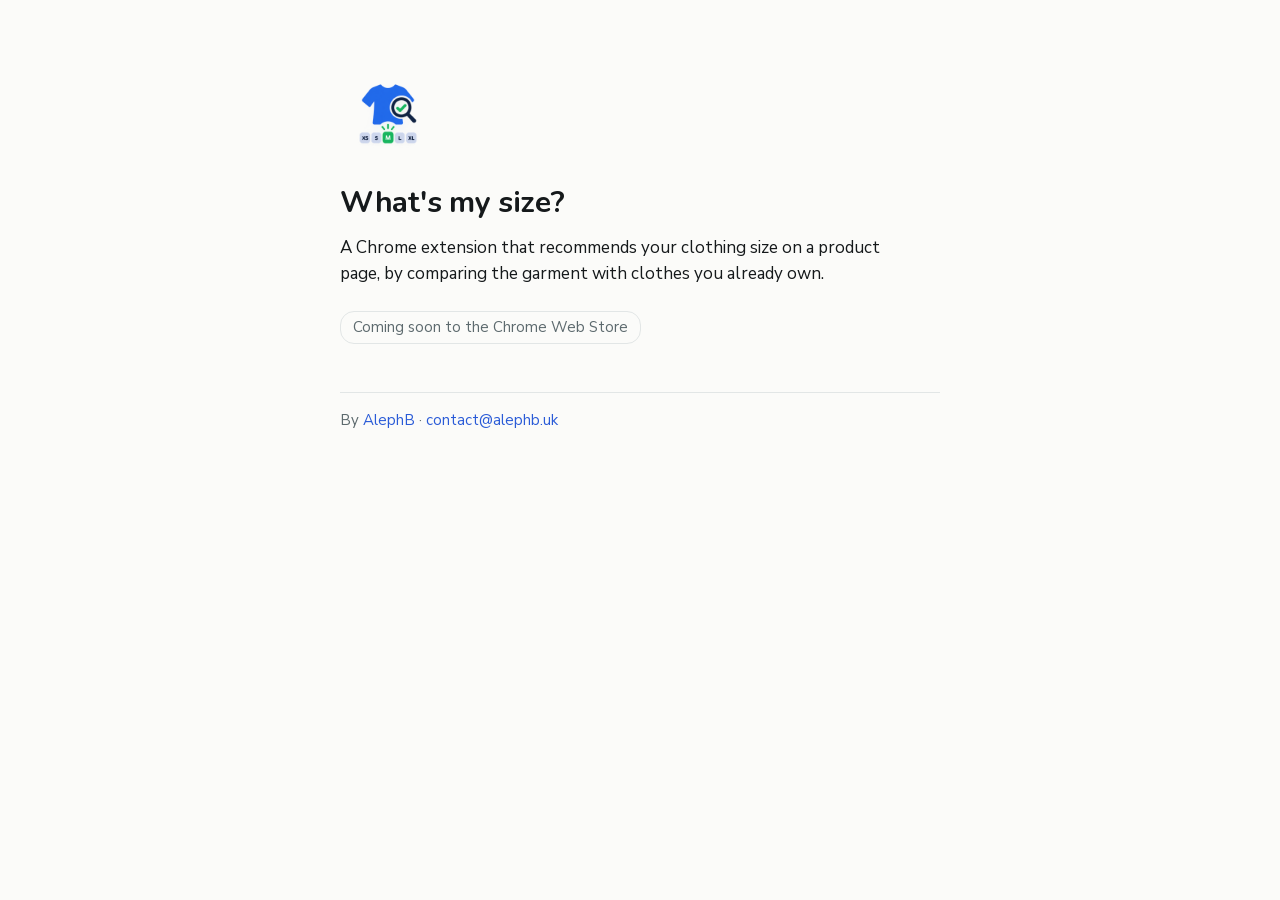
<file: index.html>
<!doctype html>
<html lang="en">
<head>
<meta charset="utf-8">
<meta name="viewport" content="width=device-width, initial-scale=1">
<title>What's my size?</title>
<meta name="description" content="A Chrome extension that recommends your clothing size by comparing the garment with clothes you already own.">
<link rel="icon" href="logo.png">
<link rel="stylesheet" href="/fonts/fonts.css">
<style>
:root{--bg:#fbfbf9;--ink:#15191b;--muted:#5d6a6e;--line:#e2e6e6;--accent:#2a5bd7;color-scheme:light}
@media (prefers-color-scheme:dark){:root{--bg:#101415;--ink:#eef2f3;--muted:#98a8ac;--line:#243033;--accent:#7ea2ff;color-scheme:dark}}
*{box-sizing:border-box}
h1,h2,h3{font-family:Nunito,ui-rounded,-apple-system,BlinkMacSystemFont,"Segoe UI",system-ui,sans-serif}
body{margin:0;background:var(--bg);color:var(--ink);font:17px/1.55 "Nunito Sans",-apple-system,BlinkMacSystemFont,"Segoe UI",system-ui,sans-serif}
main{max-width:640px;margin:0 auto;padding:64px 20px 48px}
img{width:96px;height:96px;border-radius:22px;display:block;margin-bottom:20px}
h1{font-size:30px;letter-spacing:-.01em;margin:0 0 8px}
p{margin:0 0 14px;max-width:34em}
.soon{display:inline-block;margin-top:10px;padding:4px 12px;border-radius:14px;border:1px solid var(--line);color:var(--muted);font-size:15px}
footer{margin-top:48px;padding-top:16px;border-top:1px solid var(--line);color:var(--muted);font-size:15px}
a{color:var(--accent);text-decoration:none}a:hover{text-decoration:underline}
</style>
</head>
<body>
<main>
  <img src="logo.png" alt="">
  <h1>What's my size?</h1>
  <p>A Chrome extension that recommends your clothing size on a product page, by comparing the garment with clothes you already own.</p>
  <span class="soon">Coming soon to the Chrome Web Store</span>
  <footer>By <a href="https://alephb.uk">AlephB</a> · <a href="mailto:contact@alephb.uk">contact@alephb.uk</a></footer>
</main>
</body>
</html>
</file>
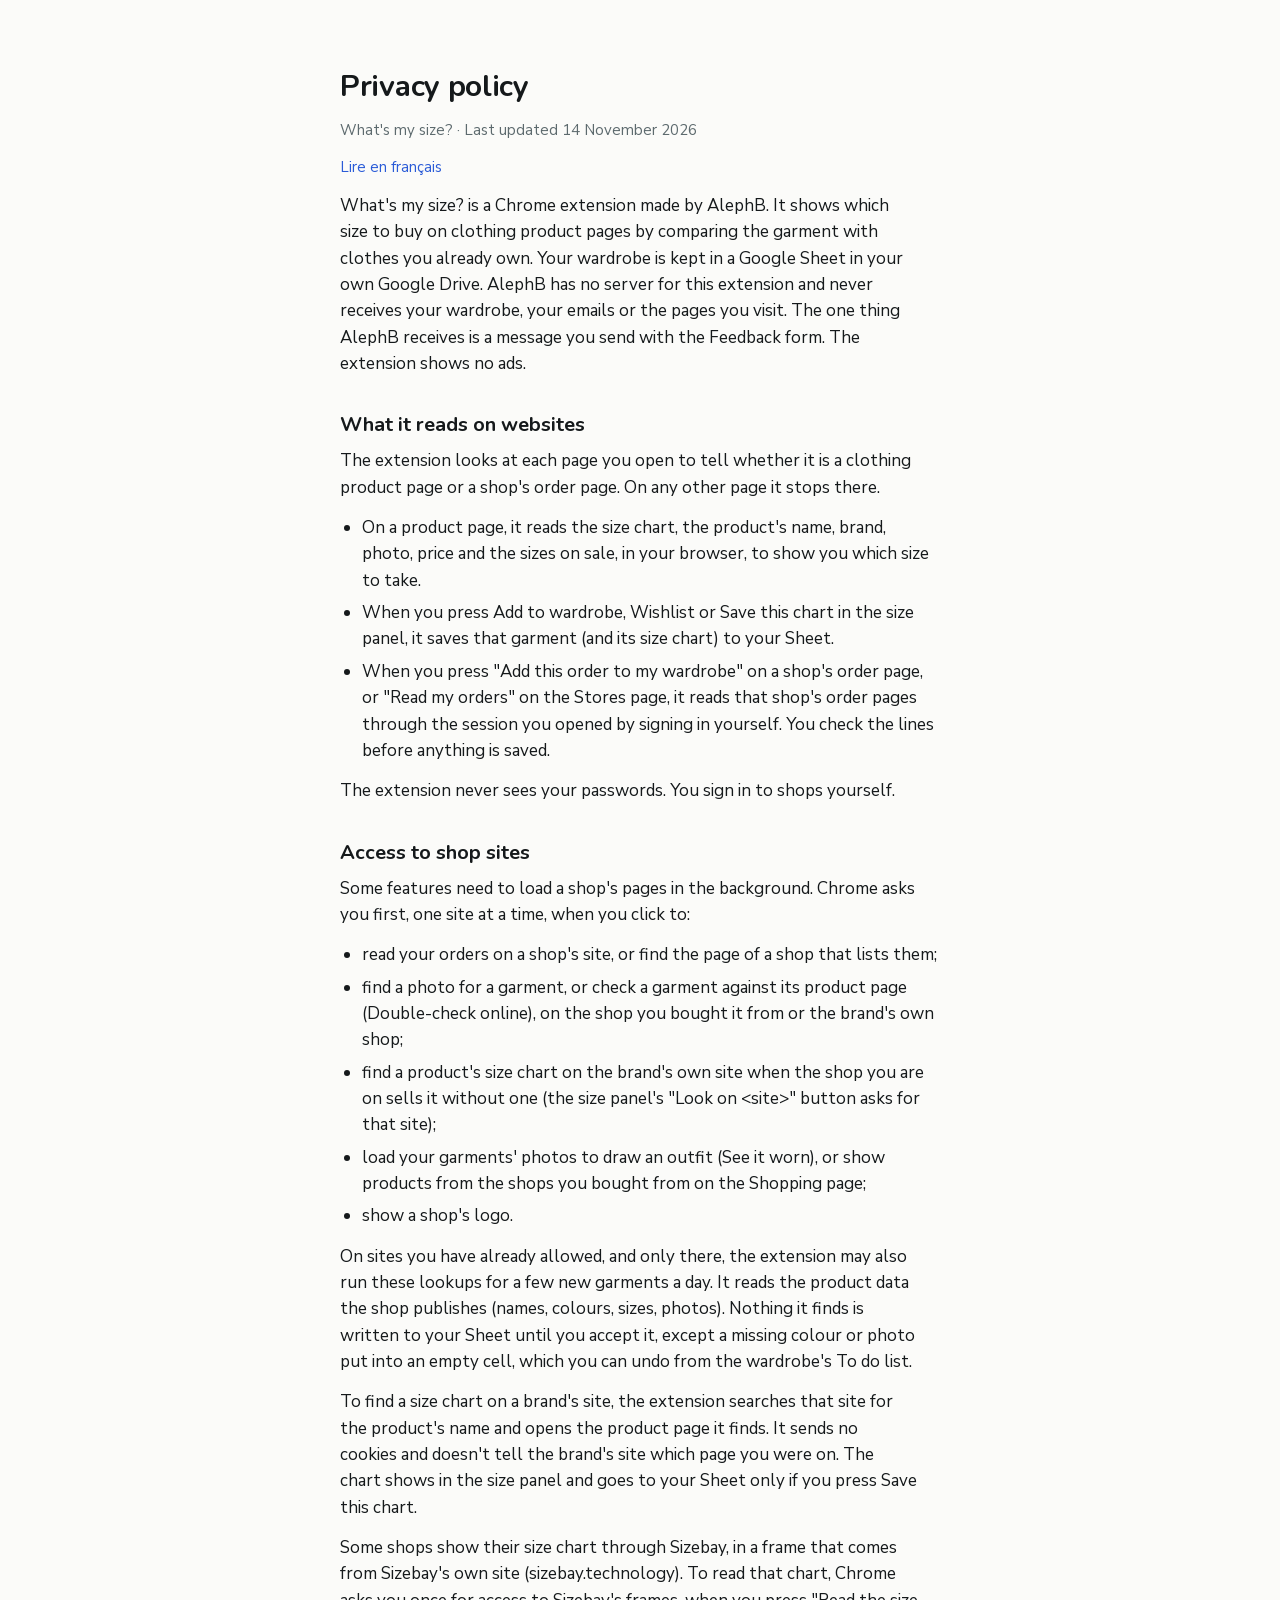
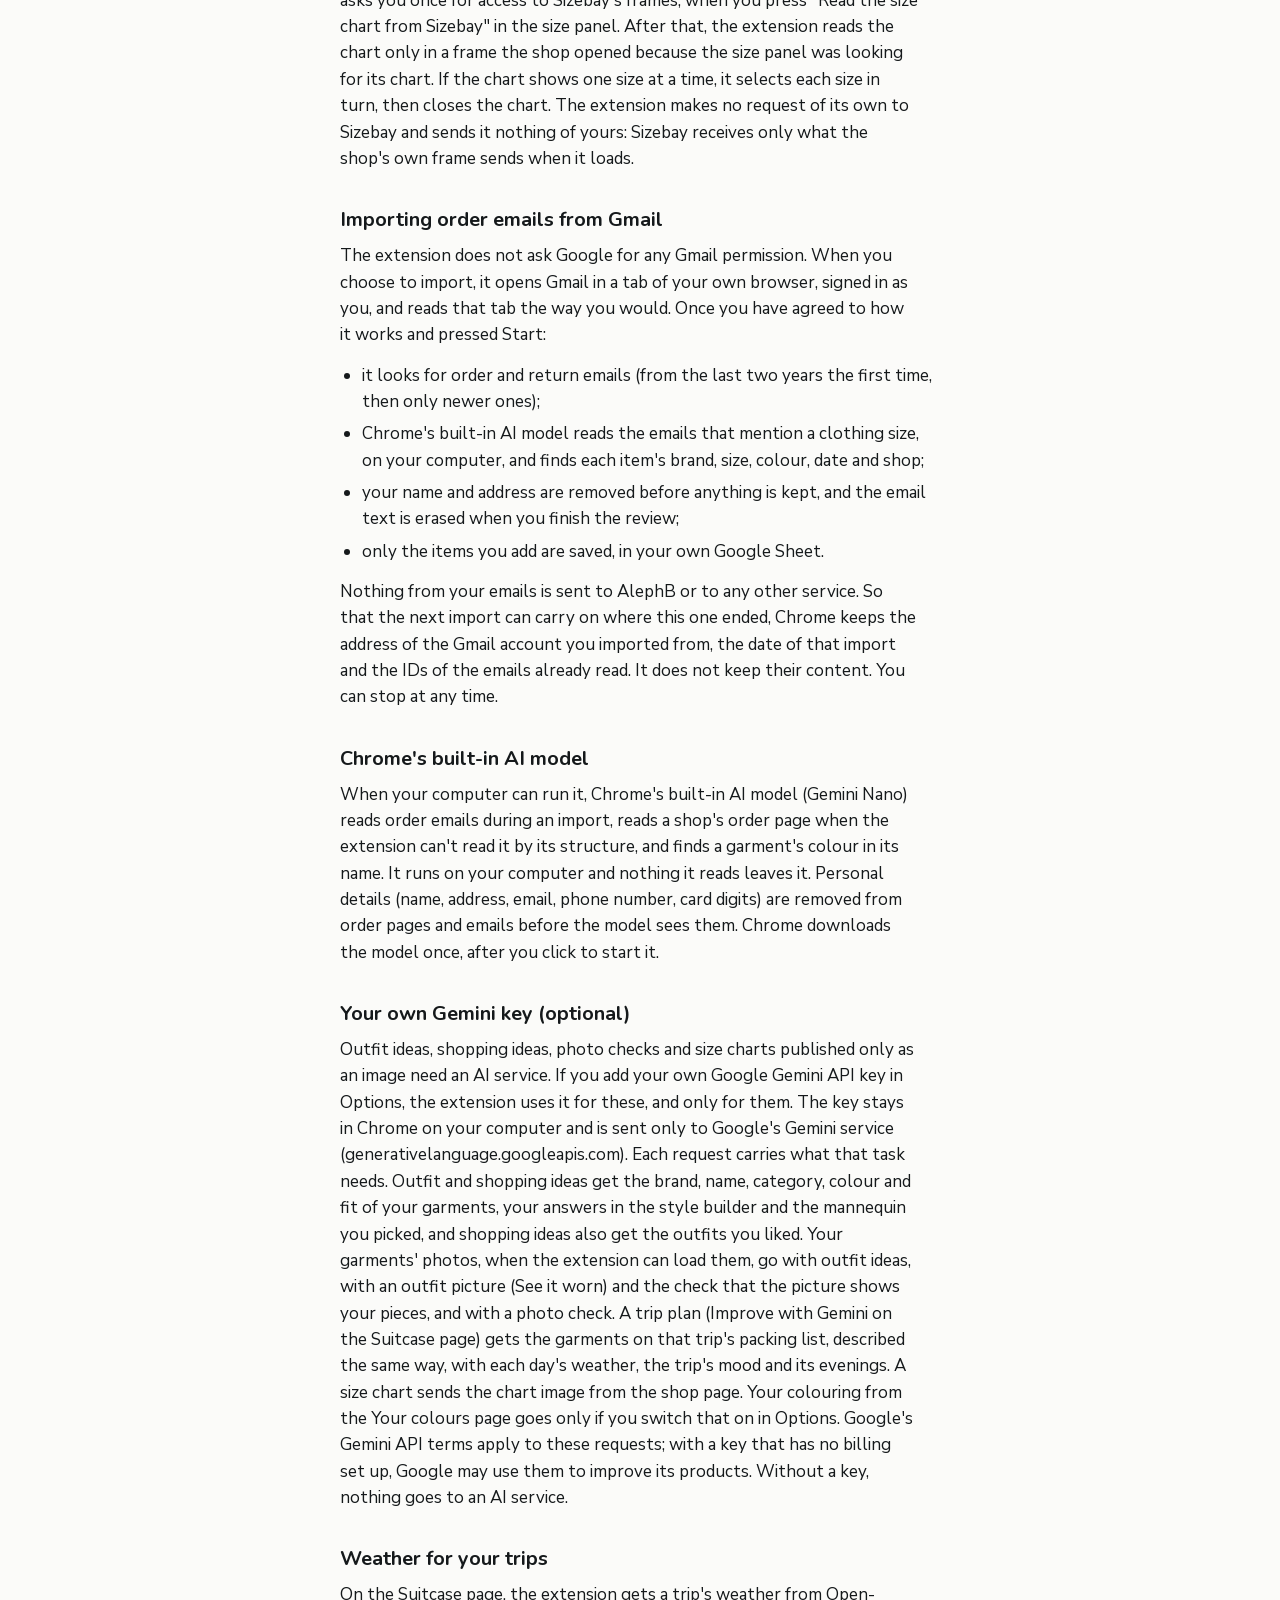
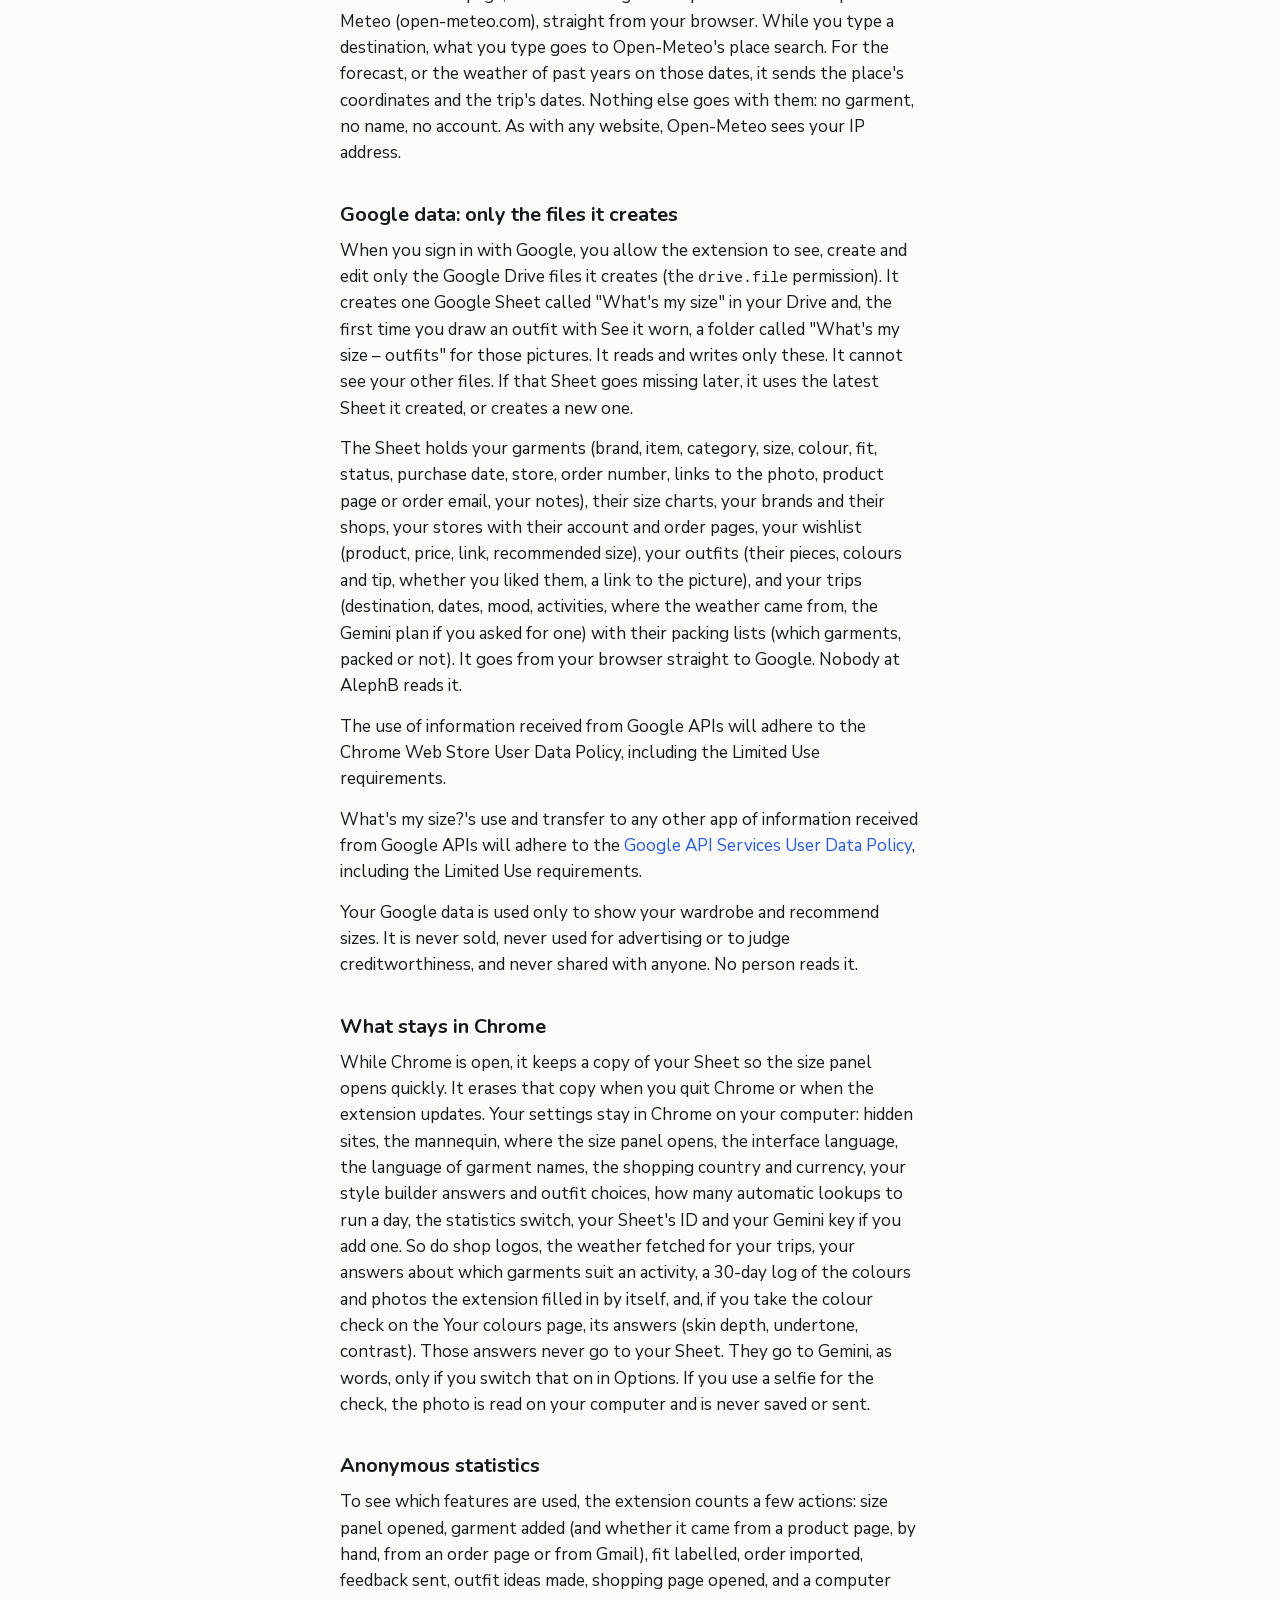
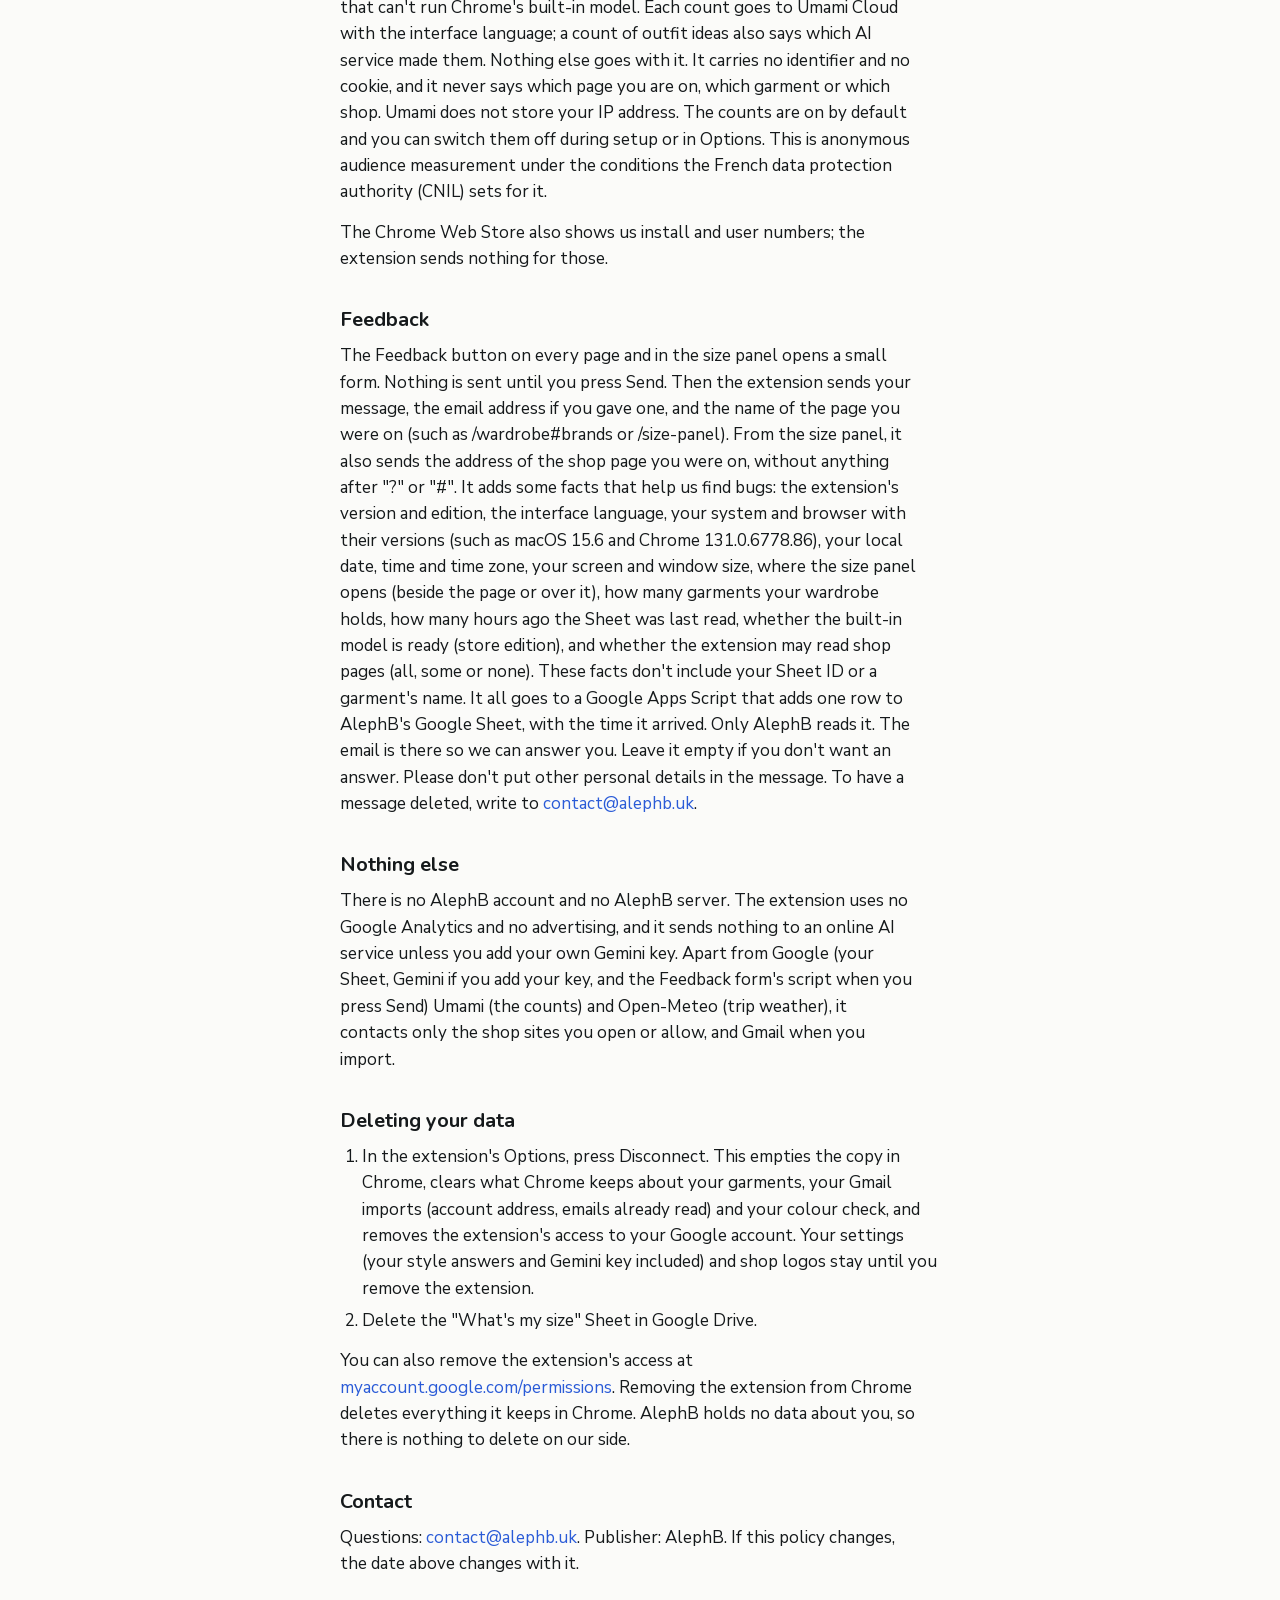
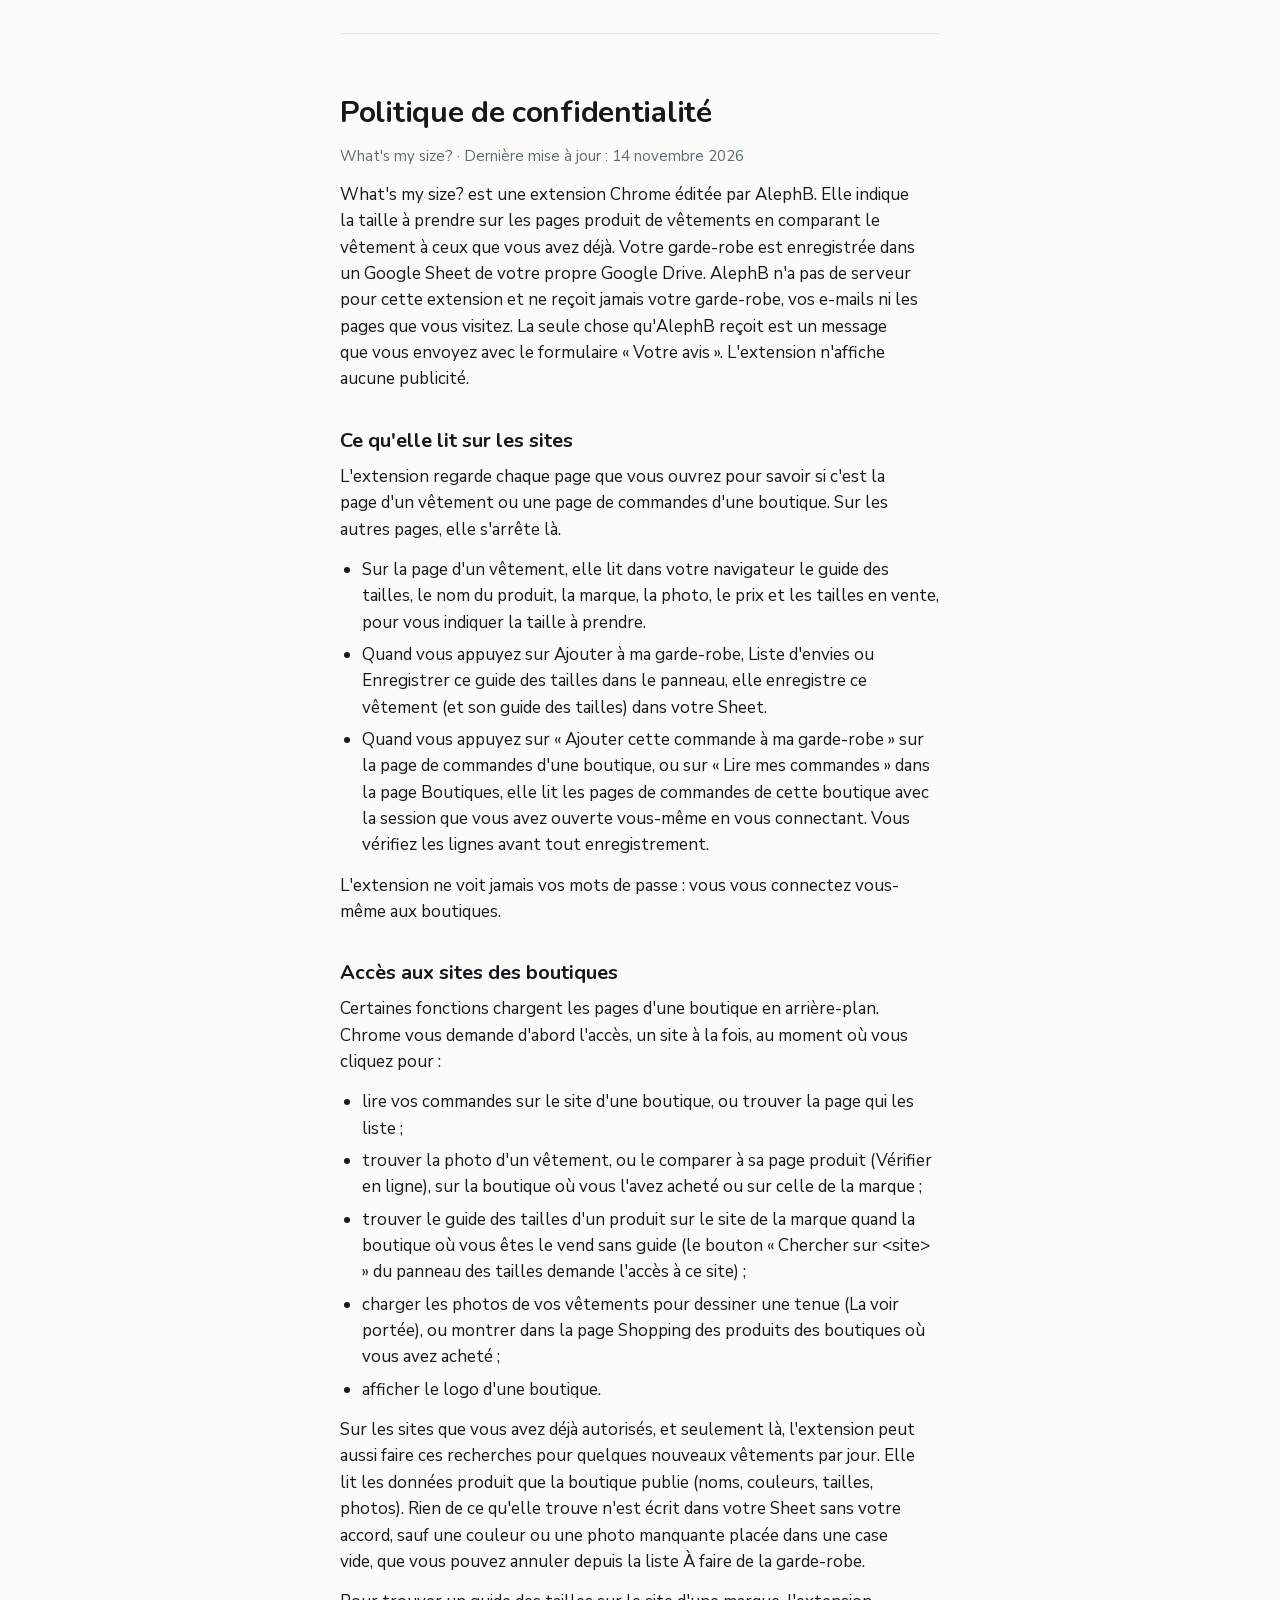
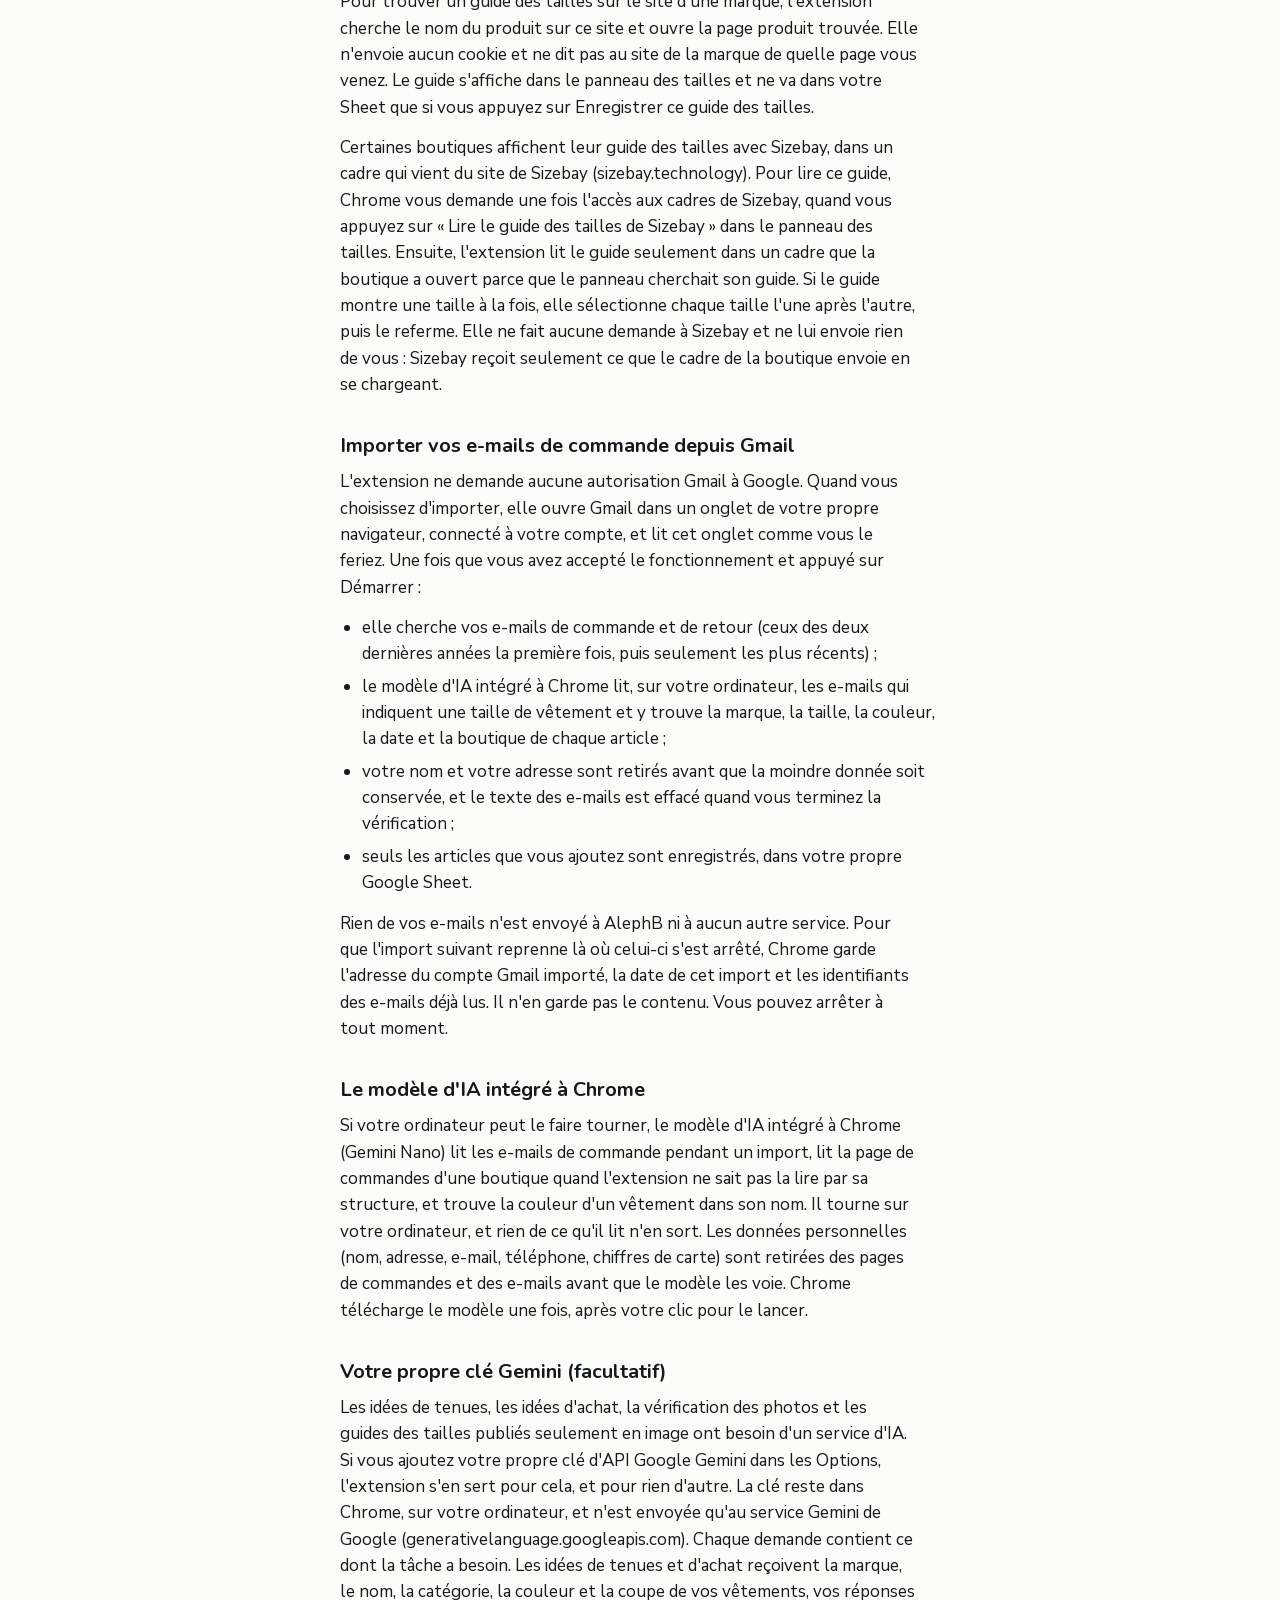
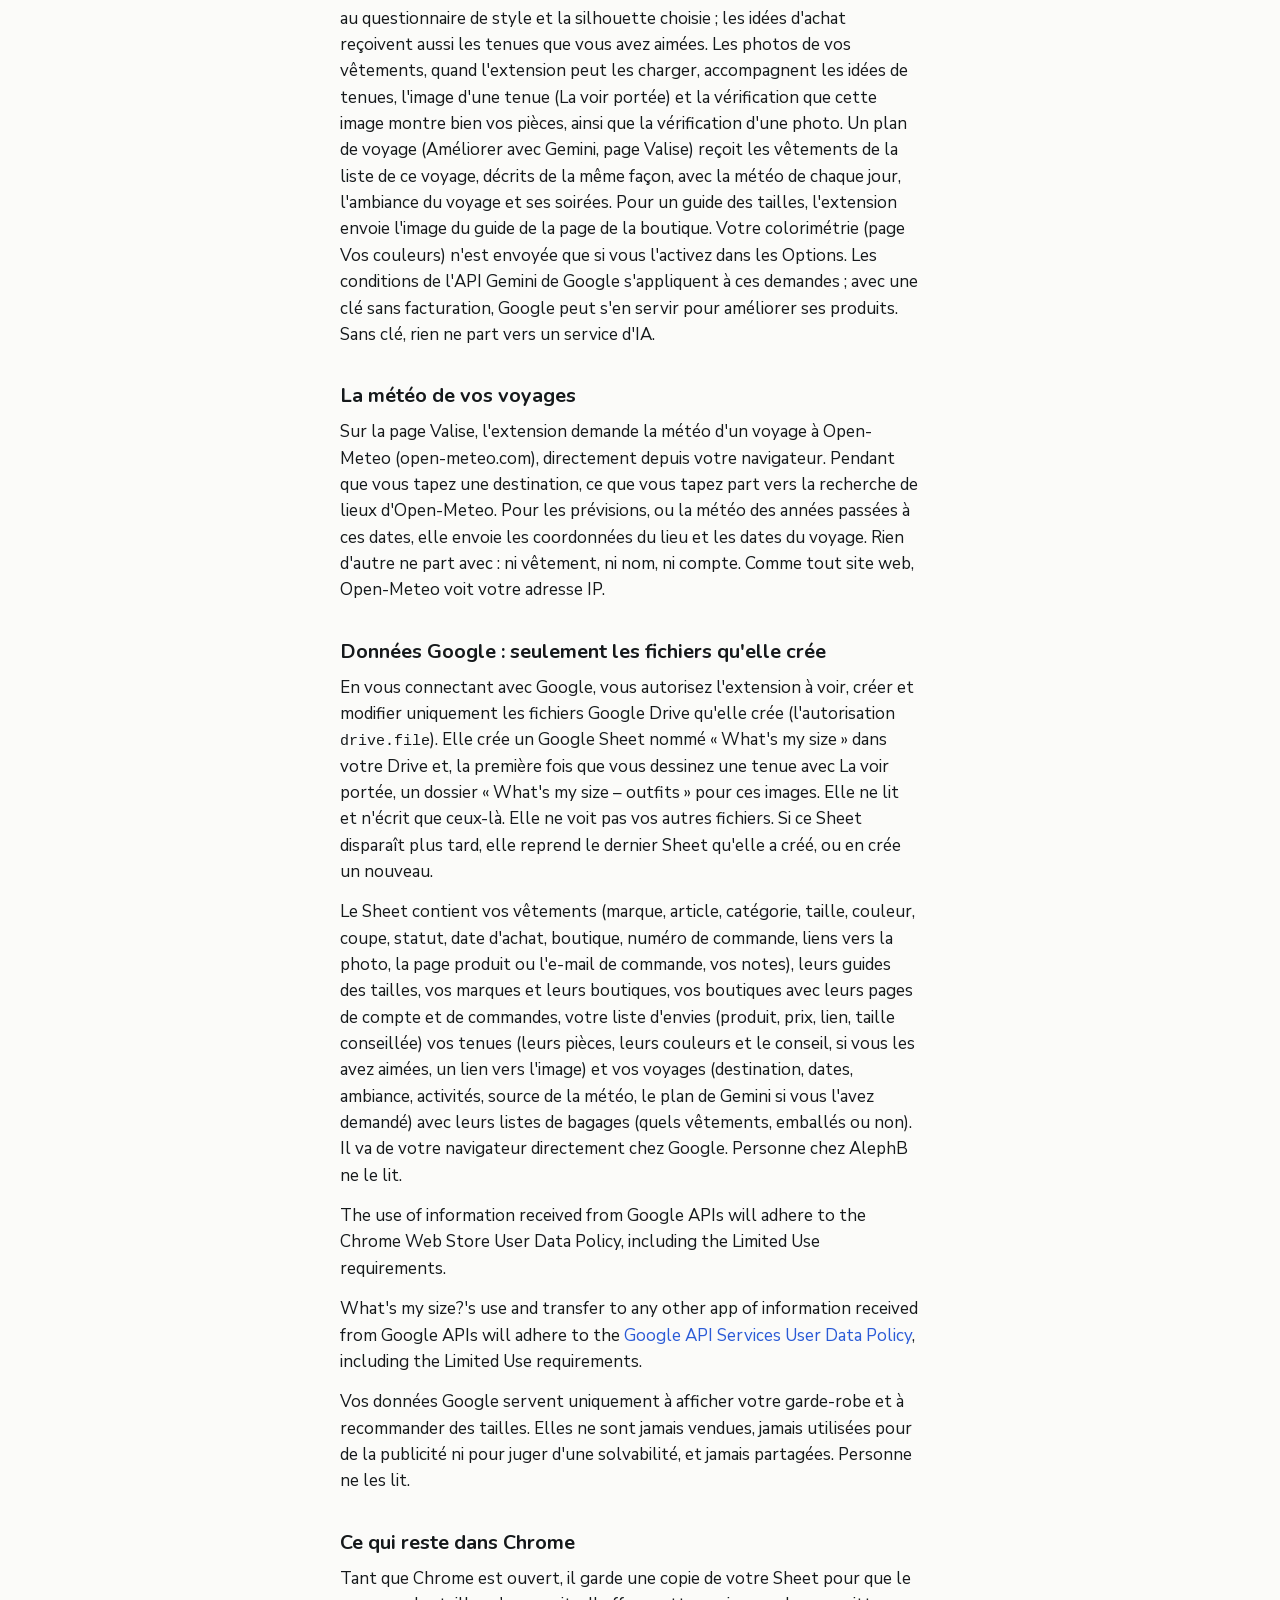
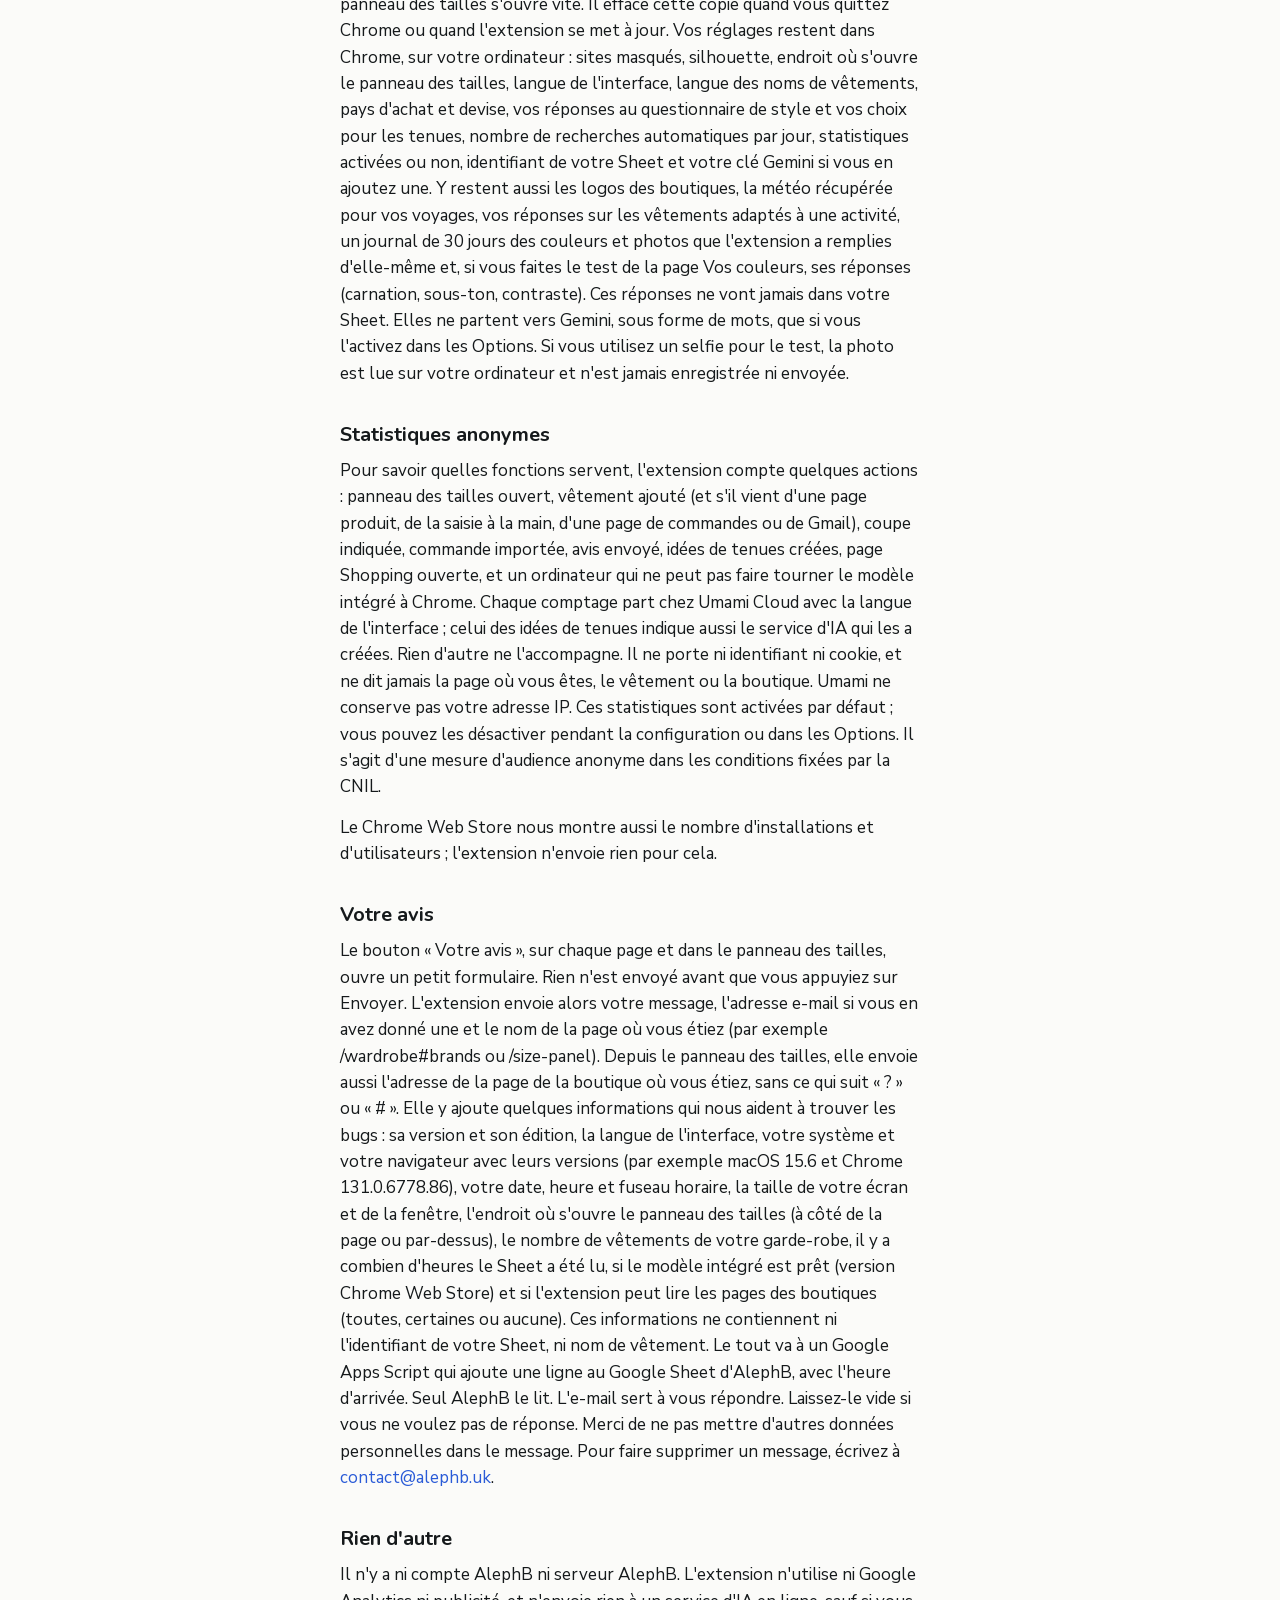
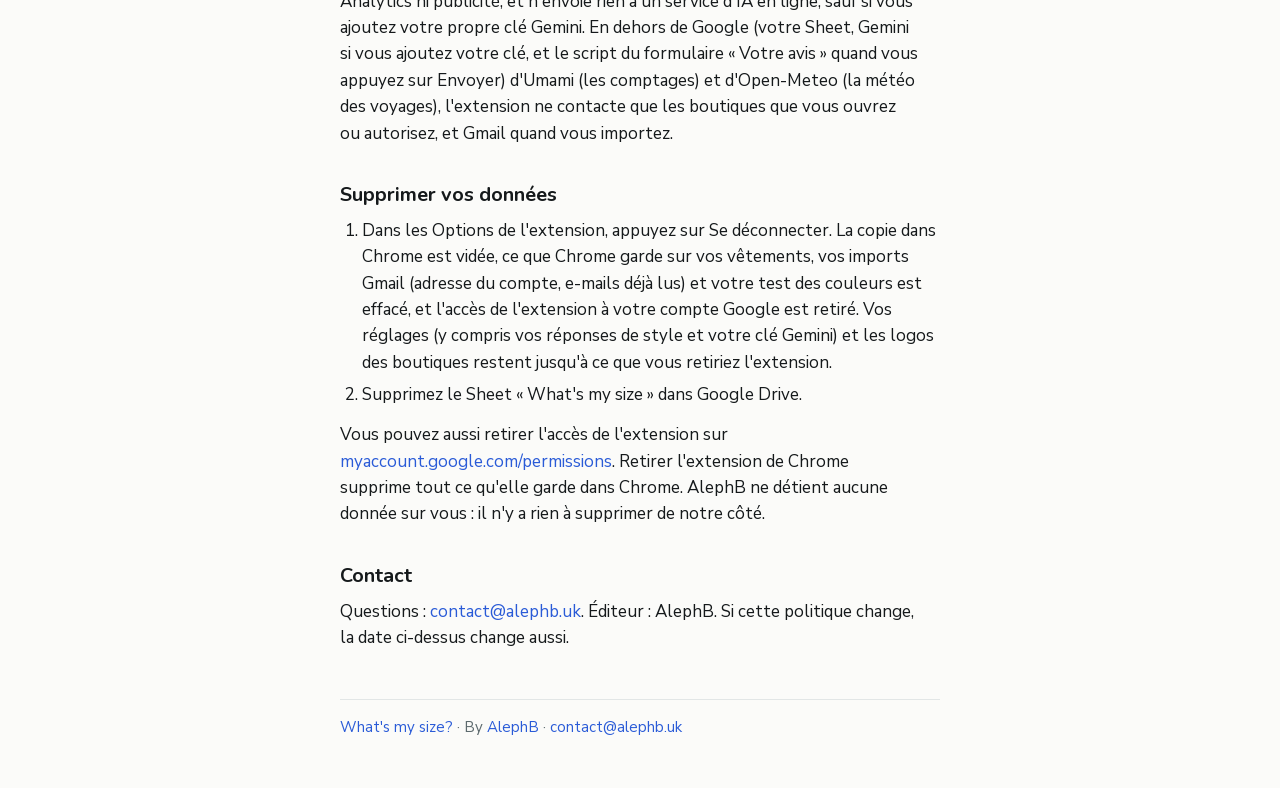
<file: privacy.html>
<!doctype html>
<html lang="en">
<head>
<meta charset="utf-8">
<meta name="viewport" content="width=device-width, initial-scale=1">
<title>Privacy · What's my size?</title>
<meta name="description" content="What data the What's my size? Chrome extension uses, where it goes, and what it never does.">
<link rel="icon" href="logo.png">
<link rel="stylesheet" href="/fonts/fonts.css">
<style>
:root{--bg:#fbfbf9;--ink:#15191b;--muted:#5d6a6e;--line:#e2e6e6;--accent:#2a5bd7;color-scheme:light}
@media (prefers-color-scheme:dark){:root{--bg:#101415;--ink:#eef2f3;--muted:#98a8ac;--line:#243033;--accent:#7ea2ff;color-scheme:dark}}
*{box-sizing:border-box}
h1,h2,h3{font-family:Nunito,ui-rounded,-apple-system,BlinkMacSystemFont,"Segoe UI",system-ui,sans-serif}
body{margin:0;background:var(--bg);color:var(--ink);font:17px/1.55 "Nunito Sans",-apple-system,BlinkMacSystemFont,"Segoe UI",system-ui,sans-serif}
main{max-width:640px;margin:0 auto;padding:64px 20px 48px}
h1{font-size:30px;letter-spacing:-.01em;margin:0 0 8px}
h2{font-size:20px;margin:32px 0 8px}
p,li{max-width:34em}
p{margin:0 0 14px}
ul,ol{margin:0 0 14px;padding-left:22px}
li{margin-bottom:6px}
code{font-size:15px}
.date,.lang{color:var(--muted);font-size:15px}
hr{border:0;border-top:1px solid var(--line);margin:56px 0}
footer{margin-top:48px;padding-top:16px;border-top:1px solid var(--line);color:var(--muted);font-size:15px}
a{color:var(--accent);text-decoration:none}a:hover{text-decoration:underline}
</style>
</head>
<body>
<main>
  <h1>Privacy policy</h1>
  <p class="date">What's my size? · Last updated 14 November 2026</p>
  <p class="lang"><a href="#fr" hreflang="fr">Lire en français</a></p>

  <p>What's my size? is a Chrome extension made by AlephB. It shows which size to buy on clothing product pages by comparing the garment with clothes you already own. Your wardrobe is kept in a Google Sheet in your own Google Drive. AlephB has no server for this extension and never receives your wardrobe, your emails or the pages you visit. The one thing AlephB receives is a message you send with the Feedback form. The extension shows no ads.</p>

  <h2>What it reads on websites</h2>
  <p>The extension looks at each page you open to tell whether it is a clothing product page or a shop's order page. On any other page it stops there.</p>
  <ul>
    <li>On a product page, it reads the size chart, the product's name, brand, photo, price and the sizes on sale, in your browser, to show you which size to take.</li>
    <li>When you press Add to wardrobe, Wishlist or Save this chart in the size panel, it saves that garment (and its size chart) to your Sheet.</li>
    <li>When you press "Add this order to my wardrobe" on a shop's order page, or "Read my orders" on the Stores page, it reads that shop's order pages through the session you opened by signing in yourself. You check the lines before anything is saved.</li>
  </ul>
  <p>The extension never sees your passwords. You sign in to shops yourself.</p>

  <h2>Access to shop sites</h2>
  <p>Some features need to load a shop's pages in the background. Chrome asks you first, one site at a time, when you click to:</p>
  <ul>
    <li>read your orders on a shop's site, or find the page of a shop that lists them;</li>
    <li>find a photo for a garment, or check a garment against its product page (Double-check online), on the shop you bought it from or the brand's own shop;</li>
    <li>find a product's size chart on the brand's own site when the shop you are on sells it without one (the size panel's "Look on &lt;site&gt;" button asks for that site);</li>
    <li>load your garments' photos to draw an outfit (See it worn), or show products from the shops you bought from on the Shopping page;</li>
    <li>show a shop's logo.</li>
  </ul>
  <p>On sites you have already allowed, and only there, the extension may also run these lookups for a few new garments a day. It reads the product data the shop publishes (names, colours, sizes, photos). Nothing it finds is written to your Sheet until you accept it, except a missing colour or photo put into an empty cell, which you can undo from the wardrobe's To do list.</p>
  <p>To find a size chart on a brand's site, the extension searches that site for the product's name and opens the product page it finds. It sends no cookies and doesn't tell the brand's site which page you were on. The chart shows in the size panel and goes to your Sheet only if you press Save this chart.</p>
  <p>Some shops show their size chart through Sizebay, in a frame that comes from Sizebay's own site (sizebay.technology). To read that chart, Chrome asks you once for access to Sizebay's frames, when you press "Read the size chart from Sizebay" in the size panel. After that, the extension reads the chart only in a frame the shop opened because the size panel was looking for its chart. If the chart shows one size at a time, it selects each size in turn, then closes the chart. The extension makes no request of its own to Sizebay and sends it nothing of yours: Sizebay receives only what the shop's own frame sends when it loads.</p>

  <h2>Importing order emails from Gmail</h2>
  <p>The extension does not ask Google for any Gmail permission. When you choose to import, it opens Gmail in a tab of your own browser, signed in as you, and reads that tab the way you would. Once you have agreed to how it works and pressed Start:</p>
  <ul>
    <li>it looks for order and return emails (from the last two years the first time, then only newer ones);</li>
    <li>Chrome's built-in AI model reads the emails that mention a clothing size, on your computer, and finds each item's brand, size, colour, date and shop;</li>
    <li>your name and address are removed before anything is kept, and the email text is erased when you finish the review;</li>
    <li>only the items you add are saved, in your own Google Sheet.</li>
  </ul>
  <p>Nothing from your emails is sent to AlephB or to any other service. So that the next import can carry on where this one ended, Chrome keeps the address of the Gmail account you imported from, the date of that import and the IDs of the emails already read. It does not keep their content. You can stop at any time.</p>

  <h2>Chrome's built-in AI model</h2>
  <p>When your computer can run it, Chrome's built-in AI model (Gemini Nano) reads order emails during an import, reads a shop's order page when the extension can't read it by its structure, and finds a garment's colour in its name. It runs on your computer and nothing it reads leaves it. Personal details (name, address, email, phone number, card digits) are removed from order pages and emails before the model sees them. Chrome downloads the model once, after you click to start it.</p>

  <h2>Your own Gemini key (optional)</h2>
  <p>Outfit ideas, shopping ideas, photo checks and size charts published only as an image need an AI service. If you add your own Google Gemini API key in Options, the extension uses it for these, and only for them. The key stays in Chrome on your computer and is sent only to Google's Gemini service (generativelanguage.googleapis.com). Each request carries what that task needs. Outfit and shopping ideas get the brand, name, category, colour and fit of your garments, your answers in the style builder and the mannequin you picked, and shopping ideas also get the outfits you liked. Your garments' photos, when the extension can load them, go with outfit ideas, with an outfit picture (See it worn) and the check that the picture shows your pieces, and with a photo check. A trip plan (Improve with Gemini on the Suitcase page) gets the garments on that trip's packing list, described the same way, with each day's weather, the trip's mood and its evenings. A size chart sends the chart image from the shop page. Your colouring from the Your colours page goes only if you switch that on in Options. Google's Gemini API terms apply to these requests; with a key that has no billing set up, Google may use them to improve its products. Without a key, nothing goes to an AI service.</p>

  <h2>Weather for your trips</h2>
  <p>On the Suitcase page, the extension gets a trip's weather from Open-Meteo (open-meteo.com), straight from your browser. While you type a destination, what you type goes to Open-Meteo's place search. For the forecast, or the weather of past years on those dates, it sends the place's coordinates and the trip's dates. Nothing else goes with them: no garment, no name, no account. As with any website, Open-Meteo sees your IP address.</p>

  <h2>Google data: only the files it creates</h2>
  <p>When you sign in with Google, you allow the extension to see, create and edit only the Google Drive files it creates (the <code>drive.file</code> permission). It creates one Google Sheet called "What's my size" in your Drive and, the first time you draw an outfit with See it worn, a folder called "What's my size – outfits" for those pictures. It reads and writes only these. It cannot see your other files. If that Sheet goes missing later, it uses the latest Sheet it created, or creates a new one.</p>
  <p>The Sheet holds your garments (brand, item, category, size, colour, fit, status, purchase date, store, order number, links to the photo, product page or order email, your notes), their size charts, your brands and their shops, your stores with their account and order pages, your wishlist (product, price, link, recommended size), your outfits (their pieces, colours and tip, whether you liked them, a link to the picture), and your trips (destination, dates, mood, activities, where the weather came from, the Gemini plan if you asked for one) with their packing lists (which garments, packed or not). It goes from your browser straight to Google. Nobody at AlephB reads it.</p>
  <p>The use of information received from Google APIs will adhere to the Chrome Web Store User Data Policy, including the Limited Use requirements.</p>
  <p>What's my size?'s use and transfer to any other app of information received from Google APIs will adhere to the <a href="https://developers.google.com/terms/api-services-user-data-policy">Google API Services User Data Policy</a>, including the Limited Use requirements.</p>
  <p>Your Google data is used only to show your wardrobe and recommend sizes. It is never sold, never used for advertising or to judge creditworthiness, and never shared with anyone. No person reads it.</p>

  <h2>What stays in Chrome</h2>
  <p>While Chrome is open, it keeps a copy of your Sheet so the size panel opens quickly. It erases that copy when you quit Chrome or when the extension updates. Your settings stay in Chrome on your computer: hidden sites, the mannequin, where the size panel opens, the interface language, the language of garment names, the shopping country and currency, your style builder answers and outfit choices, how many automatic lookups to run a day, the statistics switch, your Sheet's ID and your Gemini key if you add one. So do shop logos, the weather fetched for your trips, your answers about which garments suit an activity, a 30-day log of the colours and photos the extension filled in by itself, and, if you take the colour check on the Your colours page, its answers (skin depth, undertone, contrast). Those answers never go to your Sheet. They go to Gemini, as words, only if you switch that on in Options. If you use a selfie for the check, the photo is read on your computer and is never saved or sent.</p>

  <h2>Anonymous statistics</h2>
  <p>To see which features are used, the extension counts a few actions: size panel opened, garment added (and whether it came from a product page, by hand, from an order page or from Gmail), fit labelled, order imported, feedback sent, outfit ideas made, shopping page opened, and a computer that can't run Chrome's built-in model. Each count goes to Umami Cloud with the interface language; a count of outfit ideas also says which AI service made them. Nothing else goes with it. It carries no identifier and no cookie, and it never says which page you are on, which garment or which shop. Umami does not store your IP address. The counts are on by default and you can switch them off during setup or in Options. This is anonymous audience measurement under the conditions the French data protection authority (CNIL) sets for it.</p>
  <p>The Chrome Web Store also shows us install and user numbers; the extension sends nothing for those.</p>

  <h2>Feedback</h2>
  <p>The Feedback button on every page and in the size panel opens a small form. Nothing is sent until you press Send. Then the extension sends your message, the email address if you gave one, and the name of the page you were on (such as /wardrobe#brands or /size-panel). From the size panel, it also sends the address of the shop page you were on, without anything after "?" or "#". It adds some facts that help us find bugs: the extension's version and edition, the interface language, your system and browser with their versions (such as macOS 15.6 and Chrome 131.0.6778.86), your local date, time and time zone, your screen and window size, where the size panel opens (beside the page or over it), how many garments your wardrobe holds, how many hours ago the Sheet was last read, whether the built-in model is ready (store edition), and whether the extension may read shop pages (all, some or none). These facts don't include your Sheet ID or a garment's name. It all goes to a Google Apps Script that adds one row to AlephB's Google Sheet, with the time it arrived. Only AlephB reads it. The email is there so we can answer you. Leave it empty if you don't want an answer. Please don't put other personal details in the message. To have a message deleted, write to <a href="mailto:contact@alephb.uk">contact@alephb.uk</a>.</p>

  <h2>Nothing else</h2>
  <p>There is no AlephB account and no AlephB server. The extension uses no Google Analytics and no advertising, and it sends nothing to an online AI service unless you add your own Gemini key. Apart from Google (your Sheet, Gemini if you add your key, and the Feedback form's script when you press Send) Umami (the counts) and Open-Meteo (trip weather), it contacts only the shop sites you open or allow, and Gmail when you import.</p>

  <h2>Deleting your data</h2>
  <ol>
    <li>In the extension's Options, press Disconnect. This empties the copy in Chrome, clears what Chrome keeps about your garments, your Gmail imports (account address, emails already read) and your colour check, and removes the extension's access to your Google account. Your settings (your style answers and Gemini key included) and shop logos stay until you remove the extension.</li>
    <li>Delete the "What's my size" Sheet in Google Drive.</li>
  </ol>
  <p>You can also remove the extension's access at <a href="https://myaccount.google.com/permissions">myaccount.google.com/permissions</a>. Removing the extension from Chrome deletes everything it keeps in Chrome. AlephB holds no data about you, so there is nothing to delete on our side.</p>

  <h2>Contact</h2>
  <p>Questions: <a href="mailto:contact@alephb.uk">contact@alephb.uk</a>. Publisher: AlephB. If this policy changes, the date above changes with it.</p>

  <hr>

  <div id="fr" lang="fr">
  <h1>Politique de confidentialité</h1>
  <p class="date">What's my size? · Dernière mise à jour : 14 novembre 2026</p>

  <p>What's my size? est une extension Chrome éditée par AlephB. Elle indique la taille à prendre sur les pages produit de vêtements en comparant le vêtement à ceux que vous avez déjà. Votre garde-robe est enregistrée dans un Google Sheet de votre propre Google Drive. AlephB n'a pas de serveur pour cette extension et ne reçoit jamais votre garde-robe, vos e-mails ni les pages que vous visitez. La seule chose qu'AlephB reçoit est un message que vous envoyez avec le formulaire « Votre avis ». L'extension n'affiche aucune publicité.</p>

  <h2>Ce qu'elle lit sur les sites</h2>
  <p>L'extension regarde chaque page que vous ouvrez pour savoir si c'est la page d'un vêtement ou une page de commandes d'une boutique. Sur les autres pages, elle s'arrête là.</p>
  <ul>
    <li>Sur la page d'un vêtement, elle lit dans votre navigateur le guide des tailles, le nom du produit, la marque, la photo, le prix et les tailles en vente, pour vous indiquer la taille à prendre.</li>
    <li>Quand vous appuyez sur Ajouter à ma garde-robe, Liste d'envies ou Enregistrer ce guide des tailles dans le panneau, elle enregistre ce vêtement (et son guide des tailles) dans votre Sheet.</li>
    <li>Quand vous appuyez sur « Ajouter cette commande à ma garde-robe » sur la page de commandes d'une boutique, ou sur « Lire mes commandes » dans la page Boutiques, elle lit les pages de commandes de cette boutique avec la session que vous avez ouverte vous-même en vous connectant. Vous vérifiez les lignes avant tout enregistrement.</li>
  </ul>
  <p>L'extension ne voit jamais vos mots de passe : vous vous connectez vous-même aux boutiques.</p>

  <h2>Accès aux sites des boutiques</h2>
  <p>Certaines fonctions chargent les pages d'une boutique en arrière-plan. Chrome vous demande d'abord l'accès, un site à la fois, au moment où vous cliquez pour :</p>
  <ul>
    <li>lire vos commandes sur le site d'une boutique, ou trouver la page qui les liste ;</li>
    <li>trouver la photo d'un vêtement, ou le comparer à sa page produit (Vérifier en ligne), sur la boutique où vous l'avez acheté ou sur celle de la marque ;</li>
    <li>trouver le guide des tailles d'un produit sur le site de la marque quand la boutique où vous êtes le vend sans guide (le bouton « Chercher sur &lt;site&gt; » du panneau des tailles demande l'accès à ce site) ;</li>
    <li>charger les photos de vos vêtements pour dessiner une tenue (La voir portée), ou montrer dans la page Shopping des produits des boutiques où vous avez acheté ;</li>
    <li>afficher le logo d'une boutique.</li>
  </ul>
  <p>Sur les sites que vous avez déjà autorisés, et seulement là, l'extension peut aussi faire ces recherches pour quelques nouveaux vêtements par jour. Elle lit les données produit que la boutique publie (noms, couleurs, tailles, photos). Rien de ce qu'elle trouve n'est écrit dans votre Sheet sans votre accord, sauf une couleur ou une photo manquante placée dans une case vide, que vous pouvez annuler depuis la liste À faire de la garde-robe.</p>
  <p>Pour trouver un guide des tailles sur le site d'une marque, l'extension cherche le nom du produit sur ce site et ouvre la page produit trouvée. Elle n'envoie aucun cookie et ne dit pas au site de la marque de quelle page vous venez. Le guide s'affiche dans le panneau des tailles et ne va dans votre Sheet que si vous appuyez sur Enregistrer ce guide des tailles.</p>
  <p>Certaines boutiques affichent leur guide des tailles avec Sizebay, dans un cadre qui vient du site de Sizebay (sizebay.technology). Pour lire ce guide, Chrome vous demande une fois l'accès aux cadres de Sizebay, quand vous appuyez sur « Lire le guide des tailles de Sizebay » dans le panneau des tailles. Ensuite, l'extension lit le guide seulement dans un cadre que la boutique a ouvert parce que le panneau cherchait son guide. Si le guide montre une taille à la fois, elle sélectionne chaque taille l'une après l'autre, puis le referme. Elle ne fait aucune demande à Sizebay et ne lui envoie rien de vous : Sizebay reçoit seulement ce que le cadre de la boutique envoie en se chargeant.</p>

  <h2>Importer vos e-mails de commande depuis Gmail</h2>
  <p>L'extension ne demande aucune autorisation Gmail à Google. Quand vous choisissez d'importer, elle ouvre Gmail dans un onglet de votre propre navigateur, connecté à votre compte, et lit cet onglet comme vous le feriez. Une fois que vous avez accepté le fonctionnement et appuyé sur Démarrer :</p>
  <ul>
    <li>elle cherche vos e-mails de commande et de retour (ceux des deux dernières années la première fois, puis seulement les plus récents) ;</li>
    <li>le modèle d'IA intégré à Chrome lit, sur votre ordinateur, les e-mails qui indiquent une taille de vêtement et y trouve la marque, la taille, la couleur, la date et la boutique de chaque article ;</li>
    <li>votre nom et votre adresse sont retirés avant que la moindre donnée soit conservée, et le texte des e-mails est effacé quand vous terminez la vérification ;</li>
    <li>seuls les articles que vous ajoutez sont enregistrés, dans votre propre Google Sheet.</li>
  </ul>
  <p>Rien de vos e-mails n'est envoyé à AlephB ni à aucun autre service. Pour que l'import suivant reprenne là où celui-ci s'est arrêté, Chrome garde l'adresse du compte Gmail importé, la date de cet import et les identifiants des e-mails déjà lus. Il n'en garde pas le contenu. Vous pouvez arrêter à tout moment.</p>

  <h2>Le modèle d'IA intégré à Chrome</h2>
  <p>Si votre ordinateur peut le faire tourner, le modèle d'IA intégré à Chrome (Gemini Nano) lit les e-mails de commande pendant un import, lit la page de commandes d'une boutique quand l'extension ne sait pas la lire par sa structure, et trouve la couleur d'un vêtement dans son nom. Il tourne sur votre ordinateur, et rien de ce qu'il lit n'en sort. Les données personnelles (nom, adresse, e-mail, téléphone, chiffres de carte) sont retirées des pages de commandes et des e-mails avant que le modèle les voie. Chrome télécharge le modèle une fois, après votre clic pour le lancer.</p>

  <h2>Votre propre clé Gemini (facultatif)</h2>
  <p>Les idées de tenues, les idées d'achat, la vérification des photos et les guides des tailles publiés seulement en image ont besoin d'un service d'IA. Si vous ajoutez votre propre clé d'API Google Gemini dans les Options, l'extension s'en sert pour cela, et pour rien d'autre. La clé reste dans Chrome, sur votre ordinateur, et n'est envoyée qu'au service Gemini de Google (generativelanguage.googleapis.com). Chaque demande contient ce dont la tâche a besoin. Les idées de tenues et d'achat reçoivent la marque, le nom, la catégorie, la couleur et la coupe de vos vêtements, vos réponses au questionnaire de style et la silhouette choisie ; les idées d'achat reçoivent aussi les tenues que vous avez aimées. Les photos de vos vêtements, quand l'extension peut les charger, accompagnent les idées de tenues, l'image d'une tenue (La voir portée) et la vérification que cette image montre bien vos pièces, ainsi que la vérification d'une photo. Un plan de voyage (Améliorer avec Gemini, page Valise) reçoit les vêtements de la liste de ce voyage, décrits de la même façon, avec la météo de chaque jour, l'ambiance du voyage et ses soirées. Pour un guide des tailles, l'extension envoie l'image du guide de la page de la boutique. Votre colorimétrie (page Vos couleurs) n'est envoyée que si vous l'activez dans les Options. Les conditions de l'API Gemini de Google s'appliquent à ces demandes ; avec une clé sans facturation, Google peut s'en servir pour améliorer ses produits. Sans clé, rien ne part vers un service d'IA.</p>

  <h2>La météo de vos voyages</h2>
  <p>Sur la page Valise, l'extension demande la météo d'un voyage à Open-Meteo (open-meteo.com), directement depuis votre navigateur. Pendant que vous tapez une destination, ce que vous tapez part vers la recherche de lieux d'Open-Meteo. Pour les prévisions, ou la météo des années passées à ces dates, elle envoie les coordonnées du lieu et les dates du voyage. Rien d'autre ne part avec : ni vêtement, ni nom, ni compte. Comme tout site web, Open-Meteo voit votre adresse IP.</p>

  <h2>Données Google : seulement les fichiers qu'elle crée</h2>
  <p>En vous connectant avec Google, vous autorisez l'extension à voir, créer et modifier uniquement les fichiers Google Drive qu'elle crée (l'autorisation <code>drive.file</code>). Elle crée un Google Sheet nommé « What's my size » dans votre Drive et, la première fois que vous dessinez une tenue avec La voir portée, un dossier « What's my size – outfits » pour ces images. Elle ne lit et n'écrit que ceux-là. Elle ne voit pas vos autres fichiers. Si ce Sheet disparaît plus tard, elle reprend le dernier Sheet qu'elle a créé, ou en crée un nouveau.</p>
  <p>Le Sheet contient vos vêtements (marque, article, catégorie, taille, couleur, coupe, statut, date d'achat, boutique, numéro de commande, liens vers la photo, la page produit ou l'e-mail de commande, vos notes), leurs guides des tailles, vos marques et leurs boutiques, vos boutiques avec leurs pages de compte et de commandes, votre liste d'envies (produit, prix, lien, taille conseillée) vos tenues (leurs pièces, leurs couleurs et le conseil, si vous les avez aimées, un lien vers l'image) et vos voyages (destination, dates, ambiance, activités, source de la météo, le plan de Gemini si vous l'avez demandé) avec leurs listes de bagages (quels vêtements, emballés ou non). Il va de votre navigateur directement chez Google. Personne chez AlephB ne le lit.</p>
  <p lang="en">The use of information received from Google APIs will adhere to the Chrome Web Store User Data Policy, including the Limited Use requirements.</p>
  <p lang="en">What's my size?'s use and transfer to any other app of information received from Google APIs will adhere to the <a href="https://developers.google.com/terms/api-services-user-data-policy">Google API Services User Data Policy</a>, including the Limited Use requirements.</p>
  <p>Vos données Google servent uniquement à afficher votre garde-robe et à recommander des tailles. Elles ne sont jamais vendues, jamais utilisées pour de la publicité ni pour juger d'une solvabilité, et jamais partagées. Personne ne les lit.</p>

  <h2>Ce qui reste dans Chrome</h2>
  <p>Tant que Chrome est ouvert, il garde une copie de votre Sheet pour que le panneau des tailles s'ouvre vite. Il efface cette copie quand vous quittez Chrome ou quand l'extension se met à jour. Vos réglages restent dans Chrome, sur votre ordinateur : sites masqués, silhouette, endroit où s'ouvre le panneau des tailles, langue de l'interface, langue des noms de vêtements, pays d'achat et devise, vos réponses au questionnaire de style et vos choix pour les tenues, nombre de recherches automatiques par jour, statistiques activées ou non, identifiant de votre Sheet et votre clé Gemini si vous en ajoutez une. Y restent aussi les logos des boutiques, la météo récupérée pour vos voyages, vos réponses sur les vêtements adaptés à une activité, un journal de 30 jours des couleurs et photos que l'extension a remplies d'elle-même et, si vous faites le test de la page Vos couleurs, ses réponses (carnation, sous-ton, contraste). Ces réponses ne vont jamais dans votre Sheet. Elles ne partent vers Gemini, sous forme de mots, que si vous l'activez dans les Options. Si vous utilisez un selfie pour le test, la photo est lue sur votre ordinateur et n'est jamais enregistrée ni envoyée.</p>

  <h2>Statistiques anonymes</h2>
  <p>Pour savoir quelles fonctions servent, l'extension compte quelques actions : panneau des tailles ouvert, vêtement ajouté (et s'il vient d'une page produit, de la saisie à la main, d'une page de commandes ou de Gmail), coupe indiquée, commande importée, avis envoyé, idées de tenues créées, page Shopping ouverte, et un ordinateur qui ne peut pas faire tourner le modèle intégré à Chrome. Chaque comptage part chez Umami Cloud avec la langue de l'interface ; celui des idées de tenues indique aussi le service d'IA qui les a créées. Rien d'autre ne l'accompagne. Il ne porte ni identifiant ni cookie, et ne dit jamais la page où vous êtes, le vêtement ou la boutique. Umami ne conserve pas votre adresse IP. Ces statistiques sont activées par défaut ; vous pouvez les désactiver pendant la configuration ou dans les Options. Il s'agit d'une mesure d'audience anonyme dans les conditions fixées par la CNIL.</p>
  <p>Le Chrome Web Store nous montre aussi le nombre d'installations et d'utilisateurs ; l'extension n'envoie rien pour cela.</p>

  <h2>Votre avis</h2>
  <p>Le bouton « Votre avis », sur chaque page et dans le panneau des tailles, ouvre un petit formulaire. Rien n'est envoyé avant que vous appuyiez sur Envoyer. L'extension envoie alors votre message, l'adresse e-mail si vous en avez donné une et le nom de la page où vous étiez (par exemple /wardrobe#brands ou /size-panel). Depuis le panneau des tailles, elle envoie aussi l'adresse de la page de la boutique où vous étiez, sans ce qui suit « ? » ou « # ». Elle y ajoute quelques informations qui nous aident à trouver les bugs : sa version et son édition, la langue de l'interface, votre système et votre navigateur avec leurs versions (par exemple macOS 15.6 et Chrome 131.0.6778.86), votre date, heure et fuseau horaire, la taille de votre écran et de la fenêtre, l'endroit où s'ouvre le panneau des tailles (à côté de la page ou par-dessus), le nombre de vêtements de votre garde-robe, il y a combien d'heures le Sheet a été lu, si le modèle intégré est prêt (version Chrome Web Store) et si l'extension peut lire les pages des boutiques (toutes, certaines ou aucune). Ces informations ne contiennent ni l'identifiant de votre Sheet, ni nom de vêtement. Le tout va à un Google Apps Script qui ajoute une ligne au Google Sheet d'AlephB, avec l'heure d'arrivée. Seul AlephB le lit. L'e-mail sert à vous répondre. Laissez-le vide si vous ne voulez pas de réponse. Merci de ne pas mettre d'autres données personnelles dans le message. Pour faire supprimer un message, écrivez à <a href="mailto:contact@alephb.uk">contact@alephb.uk</a>.</p>

  <h2>Rien d'autre</h2>
  <p>Il n'y a ni compte AlephB ni serveur AlephB. L'extension n'utilise ni Google Analytics ni publicité, et n'envoie rien à un service d'IA en ligne, sauf si vous ajoutez votre propre clé Gemini. En dehors de Google (votre Sheet, Gemini si vous ajoutez votre clé, et le script du formulaire « Votre avis » quand vous appuyez sur Envoyer) d'Umami (les comptages) et d'Open-Meteo (la météo des voyages), l'extension ne contacte que les boutiques que vous ouvrez ou autorisez, et Gmail quand vous importez.</p>

  <h2>Supprimer vos données</h2>
  <ol>
    <li>Dans les Options de l'extension, appuyez sur Se déconnecter. La copie dans Chrome est vidée, ce que Chrome garde sur vos vêtements, vos imports Gmail (adresse du compte, e-mails déjà lus) et votre test des couleurs est effacé, et l'accès de l'extension à votre compte Google est retiré. Vos réglages (y compris vos réponses de style et votre clé Gemini) et les logos des boutiques restent jusqu'à ce que vous retiriez l'extension.</li>
    <li>Supprimez le Sheet « What's my size » dans Google Drive.</li>
  </ol>
  <p>Vous pouvez aussi retirer l'accès de l'extension sur <a href="https://myaccount.google.com/permissions">myaccount.google.com/permissions</a>. Retirer l'extension de Chrome supprime tout ce qu'elle garde dans Chrome. AlephB ne détient aucune donnée sur vous : il n'y a rien à supprimer de notre côté.</p>

  <h2>Contact</h2>
  <p>Questions : <a href="mailto:contact@alephb.uk">contact@alephb.uk</a>. Éditeur : AlephB. Si cette politique change, la date ci-dessus change aussi.</p>
  </div>

  <footer><a href="./">What's my size?</a> · By <a href="https://alephb.uk">AlephB</a> · <a href="mailto:contact@alephb.uk">contact@alephb.uk</a></footer>
</main>
</body>
</html>
</file>
<file: fonts/fonts.css>
@font-face { font-family: "Nunito"; font-style: normal; font-weight: 600 900; font-display: swap; src: url(/fonts/nunito-latin-ext.woff2) format("woff2"); unicode-range: U+0100-02BA, U+02BD-02C5, U+02C7-02CC, U+02CE-02D7, U+02DD-02FF, U+0304, U+0308, U+0329, U+1D00-1DBF, U+1E00-1E9F, U+1EF2-1EFF, U+2020, U+20A0-20AB, U+20AD-20C4, U+2113, U+2C60-2C7F, U+A720-A7FF; }
@font-face { font-family: "Nunito"; font-style: normal; font-weight: 600 900; font-display: swap; src: url(/fonts/nunito-latin.woff2) format("woff2"); unicode-range: U+0000-00FF, U+0131, U+0152-0153, U+02BB-02BC, U+02C6, U+02DA, U+02DC, U+0304, U+0308, U+0329, U+2000-206F, U+20AC, U+2122, U+2191, U+2193, U+2212, U+2215, U+FEFF, U+FFFD; }
@font-face { font-family: "Nunito Sans"; font-style: normal; font-weight: 400 800; font-display: swap; src: url(/fonts/nunito-sans-latin-ext.woff2) format("woff2"); unicode-range: U+0100-02BA, U+02BD-02C5, U+02C7-02CC, U+02CE-02D7, U+02DD-02FF, U+0304, U+0308, U+0329, U+1D00-1DBF, U+1E00-1E9F, U+1EF2-1EFF, U+2020, U+20A0-20AB, U+20AD-20C4, U+2113, U+2C60-2C7F, U+A720-A7FF; }
@font-face { font-family: "Nunito Sans"; font-style: normal; font-weight: 400 800; font-display: swap; src: url(/fonts/nunito-sans-latin.woff2) format("woff2"); unicode-range: U+0000-00FF, U+0131, U+0152-0153, U+02BB-02BC, U+02C6, U+02DA, U+02DC, U+0304, U+0308, U+0329, U+2000-206F, U+20AC, U+2122, U+2191, U+2193, U+2212, U+2215, U+FEFF, U+FFFD; }
</file>
